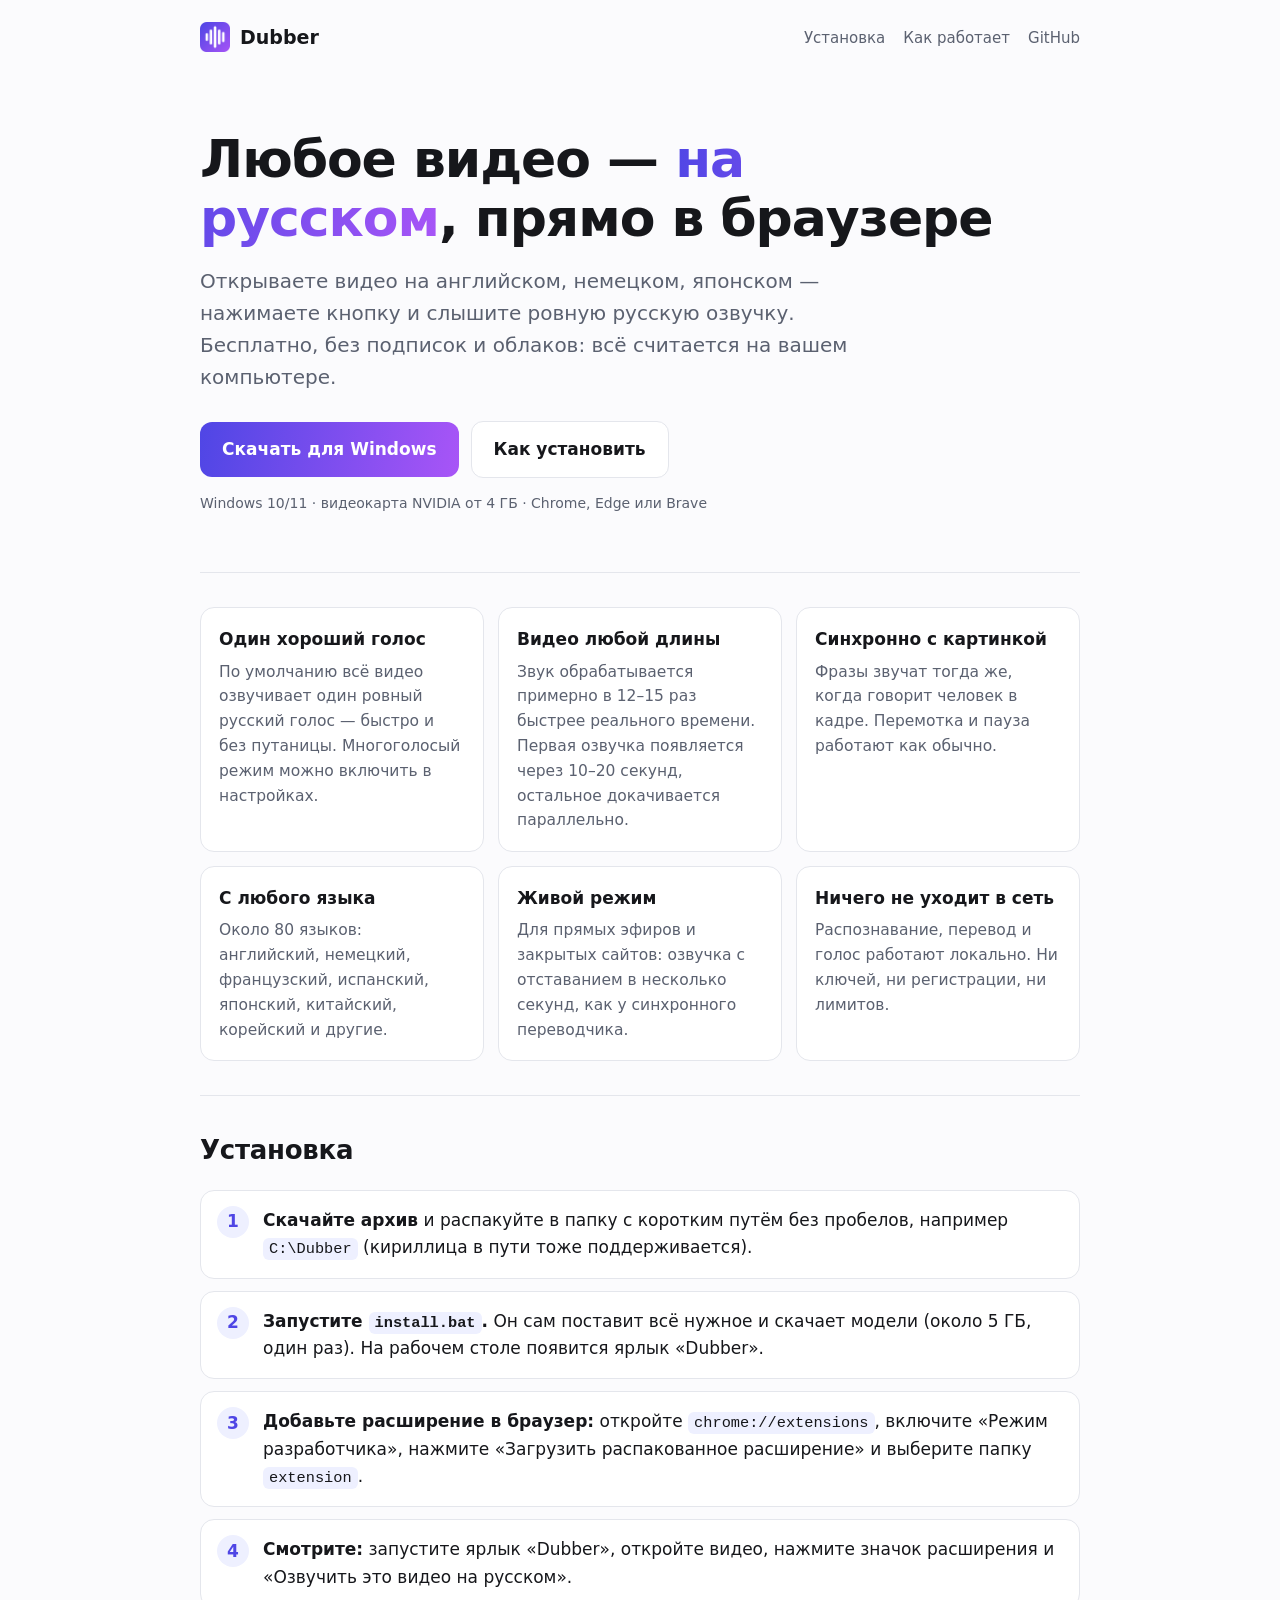
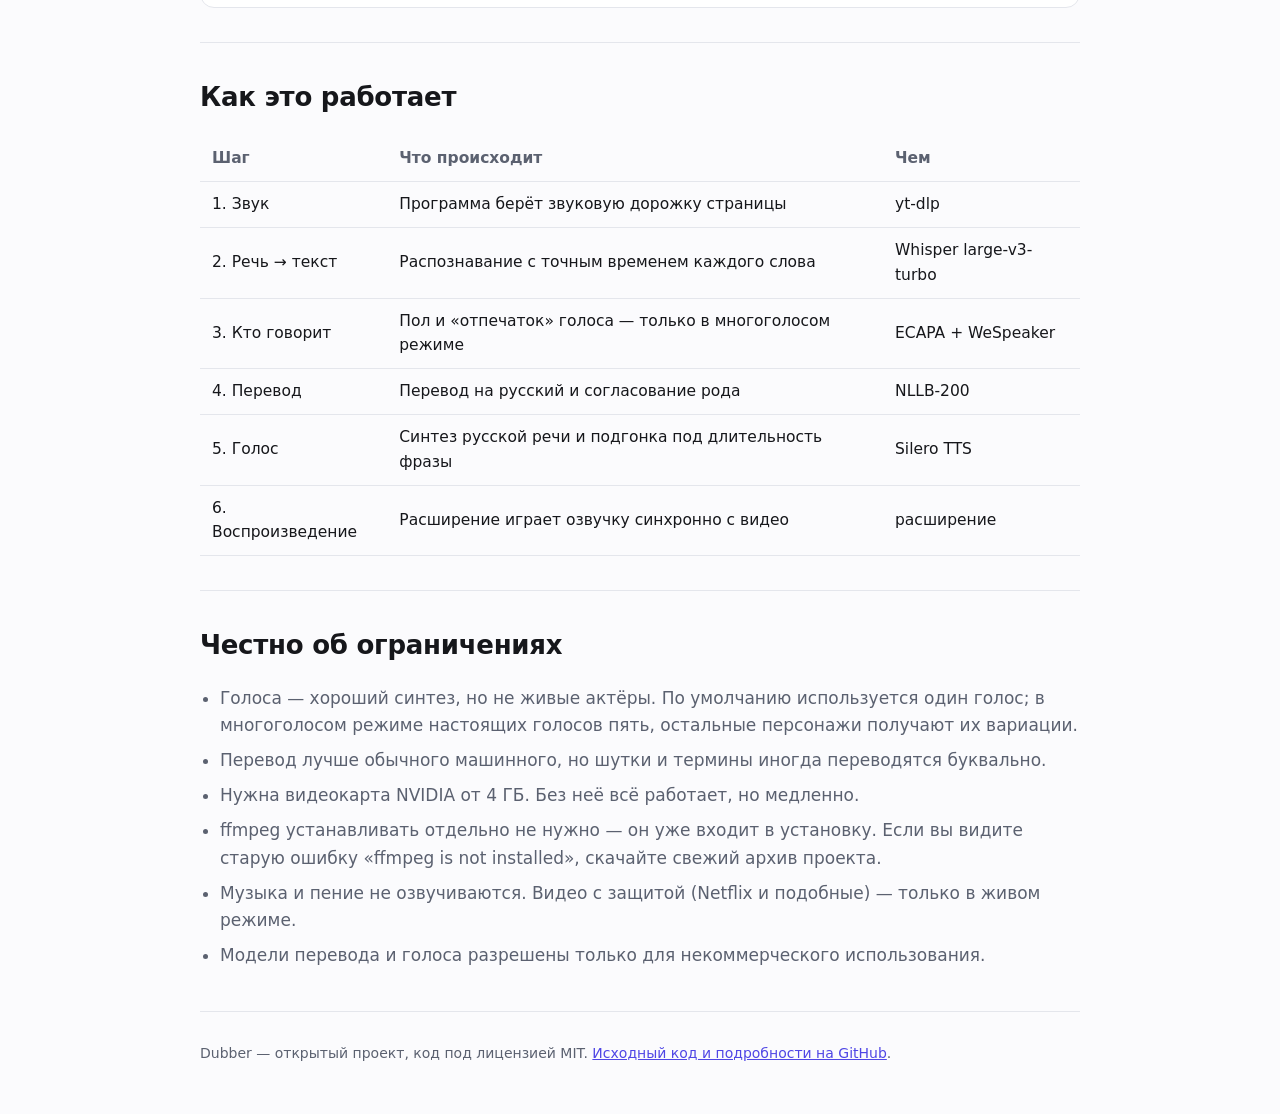
<file: docs/index.html>
<!doctype html>
<html lang="ru">
<head>
<meta charset="utf-8">
<meta name="viewport" content="width=device-width, initial-scale=1">
<title>Dubber — озвучка видео на русском</title>
<meta name="description" content="Бесплатная озвучка любого видео на русский язык. Быстрый локальный конвейер, один хороший голос, без облаков и подписок.">
<link rel="icon" href="icon.png">
<style>
  :root {
    --bg: #fbfbfd; --fg: #16171b; --muted: #5b6170; --line: #e4e6ec; --card: #ffffff;
    --accent: #4f46e5; --accent2: #a855f7; --accent-fg: #ffffff; --soft: #eef0ff;
  }
  @media (prefers-color-scheme: dark) {
    :root { --bg: #111217; --fg: #ececf1; --muted: #9da3b3; --line: #262831; --card: #191b22; --accent: #8b8cf9; --accent2: #c084fc; --accent-fg: #111217; --soft: #1d1f33; }
  }
  * { box-sizing: border-box; }
  html { scroll-behavior: smooth; }
  body { margin: 0; background: var(--bg); color: var(--fg); font: 17px/1.6 system-ui, -apple-system, "Segoe UI", Roboto, sans-serif; }
  a { color: var(--accent); }
  .wrap { max-width: 920px; margin: 0 auto; padding: 0 20px; }
  header { padding: 22px 0; display: flex; align-items: center; justify-content: space-between; gap: 16px; }
  .brand { display: flex; align-items: center; gap: 10px; font-weight: 700; font-size: 19px; text-decoration: none; color: var(--fg); }
  .brand img { width: 30px; height: 30px; }
  nav a { margin-left: 18px; text-decoration: none; color: var(--muted); font-size: 15px; }
  nav a:hover { color: var(--fg); }
  .hero { padding: 56px 0 44px; }
  h1 { font-size: clamp(32px, 6vw, 52px); line-height: 1.12; margin: 0 0 18px; letter-spacing: -0.02em; text-wrap: balance; }
  h1 span { background: linear-gradient(100deg, var(--accent), var(--accent2)); -webkit-background-clip: text; background-clip: text; color: transparent; }
  .lead { font-size: 20px; color: var(--muted); max-width: 660px; margin: 0 0 28px; }
  .cta { display: flex; flex-wrap: wrap; gap: 12px; align-items: center; }
  .btn { display: inline-block; padding: 14px 22px; border-radius: 12px; font-weight: 650; text-decoration: none; }
  .btn.primary { background: linear-gradient(100deg, var(--accent), var(--accent2)); color: var(--accent-fg); }
  .btn.ghost { border: 1px solid var(--line); color: var(--fg); background: var(--card); }
  .note { font-size: 14px; color: var(--muted); margin-top: 14px; }
  section { padding: 34px 0; border-top: 1px solid var(--line); }
  h2 { font-size: 26px; margin: 0 0 18px; letter-spacing: -0.01em; }
  .grid { display: grid; grid-template-columns: repeat(auto-fit, minmax(250px, 1fr)); gap: 14px; }
  .card { background: var(--card); border: 1px solid var(--line); border-radius: 14px; padding: 18px; }
  .card h3 { margin: 0 0 6px; font-size: 17px; }
  .card p { margin: 0; color: var(--muted); font-size: 15.5px; }
  ol.steps { list-style: none; counter-reset: s; padding: 0; margin: 0; display: grid; gap: 12px; }
  ol.steps li { counter-increment: s; background: var(--card); border: 1px solid var(--line); border-radius: 14px; padding: 16px 18px 16px 62px; position: relative; }
  ol.steps li::before { content: counter(s); position: absolute; left: 16px; top: 15px; width: 32px; height: 32px; border-radius: 50%; background: var(--soft); color: var(--accent); font-weight: 700; display: grid; place-items: center; }
  code { background: var(--soft); padding: 2px 6px; border-radius: 6px; font-size: 0.9em; }
  table { width: 100%; border-collapse: collapse; font-size: 15.5px; }
  th, td { text-align: left; padding: 10px 12px; border-bottom: 1px solid var(--line); }
  th { color: var(--muted); font-weight: 600; }
  .table-scroll { overflow-x: auto; }
  ul.plain { padding-left: 20px; margin: 0; color: var(--muted); }
  ul.plain li { margin-bottom: 8px; }
  footer { padding: 30px 0 50px; color: var(--muted); font-size: 14px; border-top: 1px solid var(--line); }
</style>
</head>
<body>
<div class="wrap">
  <header>
    <a class="brand" href="#"><img src="icon.png" alt="">Dubber</a>
    <nav><a href="#install">Установка</a><a href="#how">Как работает</a><a href="https://github.com/hackliqwert-stack/dubber">GitHub</a></nav>
  </header>

  <div class="hero">
    <h1>Любое видео — <span>на русском</span>, прямо в браузере</h1>
    <p class="lead">Открываете видео на английском, немецком, японском — нажимаете кнопку и слышите ровную русскую озвучку. Бесплатно, без подписок и облаков: всё считается на вашем компьютере.</p>
    <div class="cta">
      <a class="btn primary" href="https://github.com/hackliqwert-stack/dubber/archive/refs/heads/main.zip">Скачать для Windows</a>
      <a class="btn ghost" href="#install">Как установить</a>
    </div>
    <p class="note">Windows 10/11 · видеокарта NVIDIA от 4 ГБ · Chrome, Edge или Brave</p>
  </div>

  <section>
    <div class="grid">
      <div class="card"><h3>Один хороший голос</h3><p>По умолчанию всё видео озвучивает один ровный русский голос — быстро и без путаницы. Многоголосый режим можно включить в настройках.</p></div>
      <div class="card"><h3>Видео любой длины</h3><p>Звук обрабатывается примерно в 12–15 раз быстрее реального времени. Первая озвучка появляется через 10–20 секунд, остальное докачивается параллельно.</p></div>
      <div class="card"><h3>Синхронно с картинкой</h3><p>Фразы звучат тогда же, когда говорит человек в кадре. Перемотка и пауза работают как обычно.</p></div>
      <div class="card"><h3>С любого языка</h3><p>Около 80 языков: английский, немецкий, французский, испанский, японский, китайский, корейский и другие.</p></div>
      <div class="card"><h3>Живой режим</h3><p>Для прямых эфиров и закрытых сайтов: озвучка с отставанием в несколько секунд, как у синхронного переводчика.</p></div>
      <div class="card"><h3>Ничего не уходит в сеть</h3><p>Распознавание, перевод и голос работают локально. Ни ключей, ни регистрации, ни лимитов.</p></div>
    </div>
  </section>

  <section id="install">
    <h2>Установка</h2>
    <ol class="steps">
      <li><b>Скачайте архив</b> и распакуйте в папку с коротким путём без пробелов, например <code>C:\Dubber</code> (кириллица в пути тоже поддерживается).</li>
      <li><b>Запустите <code>install.bat</code>.</b> Он сам поставит всё нужное и скачает модели (около 5 ГБ, один раз). На рабочем столе появится ярлык «Dubber».</li>
      <li><b>Добавьте расширение в браузер:</b> откройте <code>chrome://extensions</code>, включите «Режим разработчика», нажмите «Загрузить распакованное расширение» и выберите папку <code>extension</code>.</li>
      <li><b>Смотрите:</b> запустите ярлык «Dubber», откройте видео, нажмите значок расширения и «Озвучить это видео на русском».</li>
    </ol>
  </section>

  <section id="how">
    <h2>Как это работает</h2>
    <div class="table-scroll">
    <table>
      <tr><th>Шаг</th><th>Что происходит</th><th>Чем</th></tr>
      <tr><td>1. Звук</td><td>Программа берёт звуковую дорожку страницы</td><td>yt-dlp</td></tr>
      <tr><td>2. Речь → текст</td><td>Распознавание с точным временем каждого слова</td><td>Whisper large-v3-turbo</td></tr>
      <tr><td>3. Кто говорит</td><td>Пол и «отпечаток» голоса — только в многоголосом режиме</td><td>ECAPA + WeSpeaker</td></tr>
      <tr><td>4. Перевод</td><td>Перевод на русский и согласование рода</td><td>NLLB-200</td></tr>
      <tr><td>5. Голос</td><td>Синтез русской речи и подгонка под длительность фразы</td><td>Silero TTS</td></tr>
      <tr><td>6. Воспроизведение</td><td>Расширение играет озвучку синхронно с видео</td><td>расширение</td></tr>
    </table>
    </div>
  </section>

  <section>
    <h2>Честно об ограничениях</h2>
    <ul class="plain">
      <li>Голоса — хороший синтез, но не живые актёры. По умолчанию используется один голос; в многоголосом режиме настоящих голосов пять, остальные персонажи получают их вариации.</li>
      <li>Перевод лучше обычного машинного, но шутки и термины иногда переводятся буквально.</li>
      <li>Нужна видеокарта NVIDIA от 4 ГБ. Без неё всё работает, но медленно.</li>
      <li>ffmpeg устанавливать отдельно не нужно — он уже входит в установку. Если вы видите старую ошибку «ffmpeg is not installed», скачайте свежий архив проекта.</li>
      <li>Музыка и пение не озвучиваются. Видео с защитой (Netflix и подобные) — только в живом режиме.</li>
      <li>Модели перевода и голоса разрешены только для некоммерческого использования.</li>
    </ul>
  </section>

  <footer>
    Dubber — открытый проект, код под лицензией MIT. <a href="https://github.com/hackliqwert-stack/dubber">Исходный код и подробности на GitHub</a>.
  </footer>
</div>
</body>
</html>
</file>
